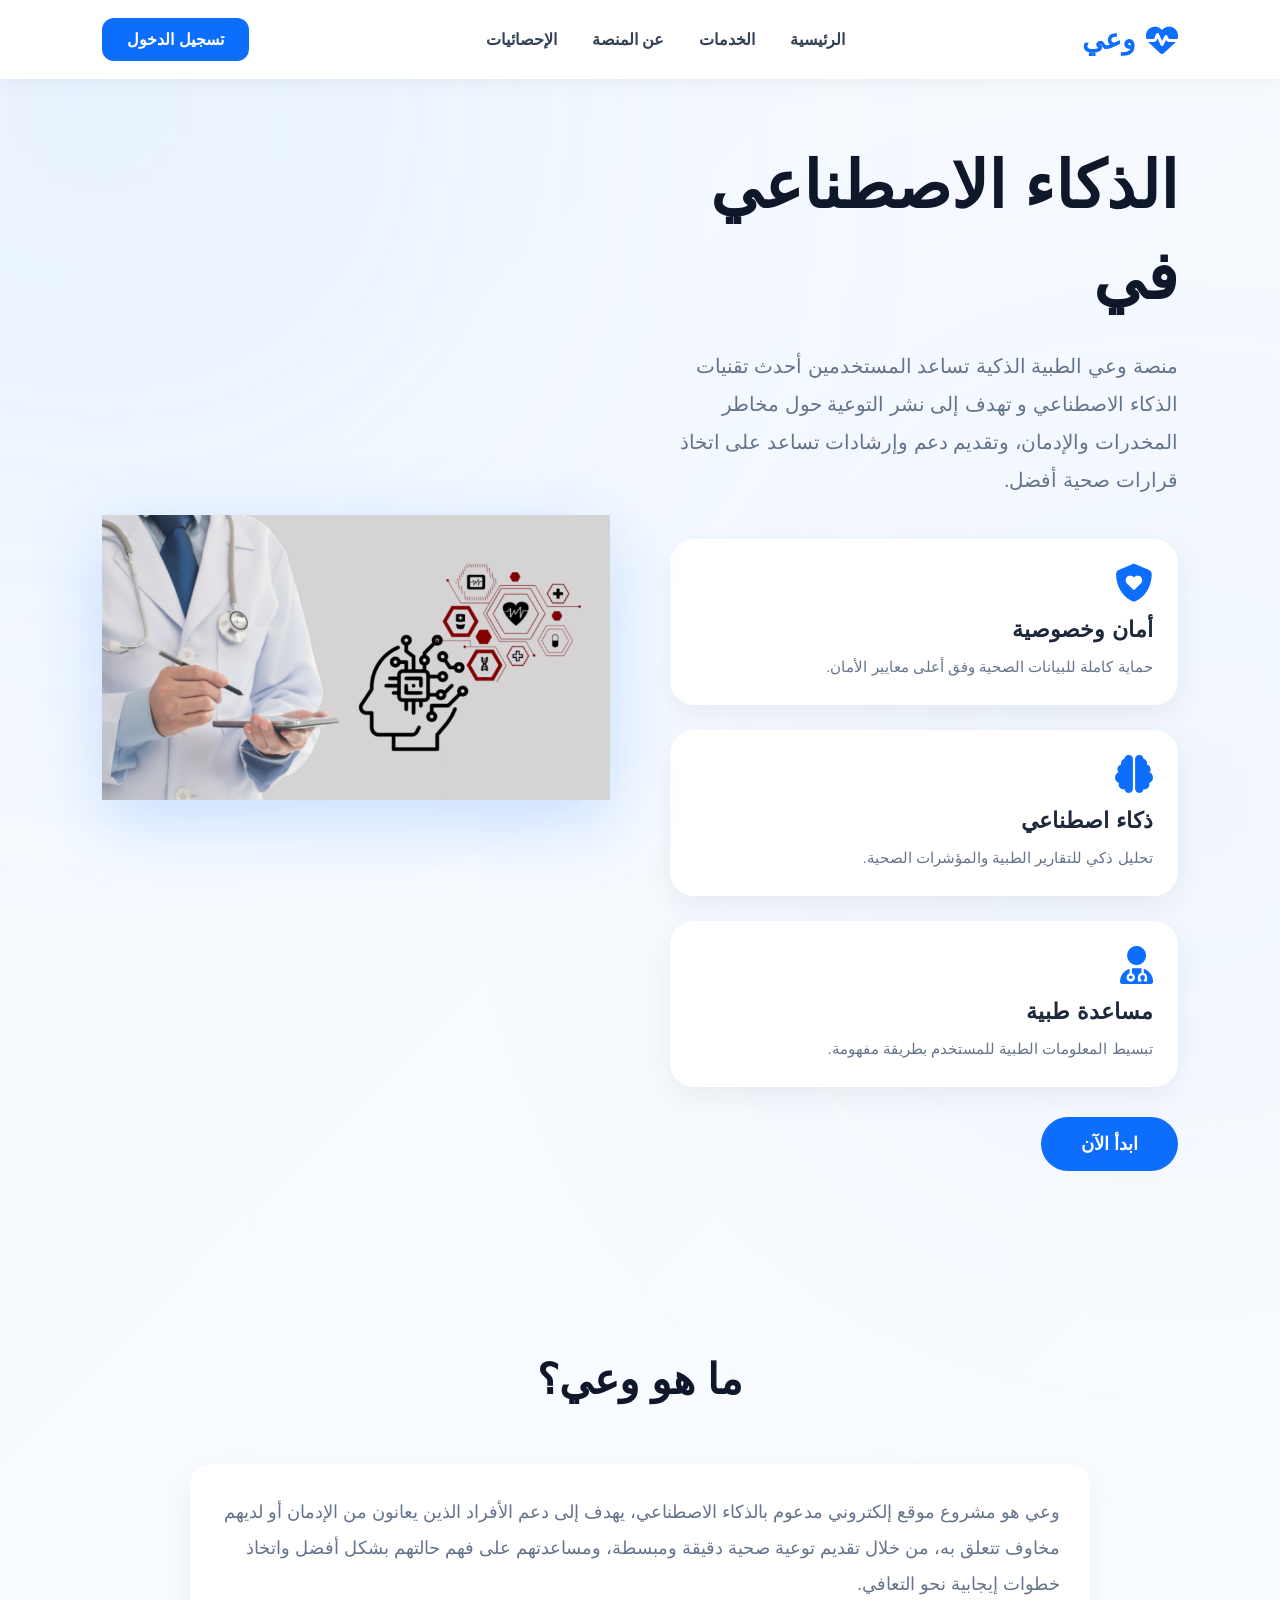
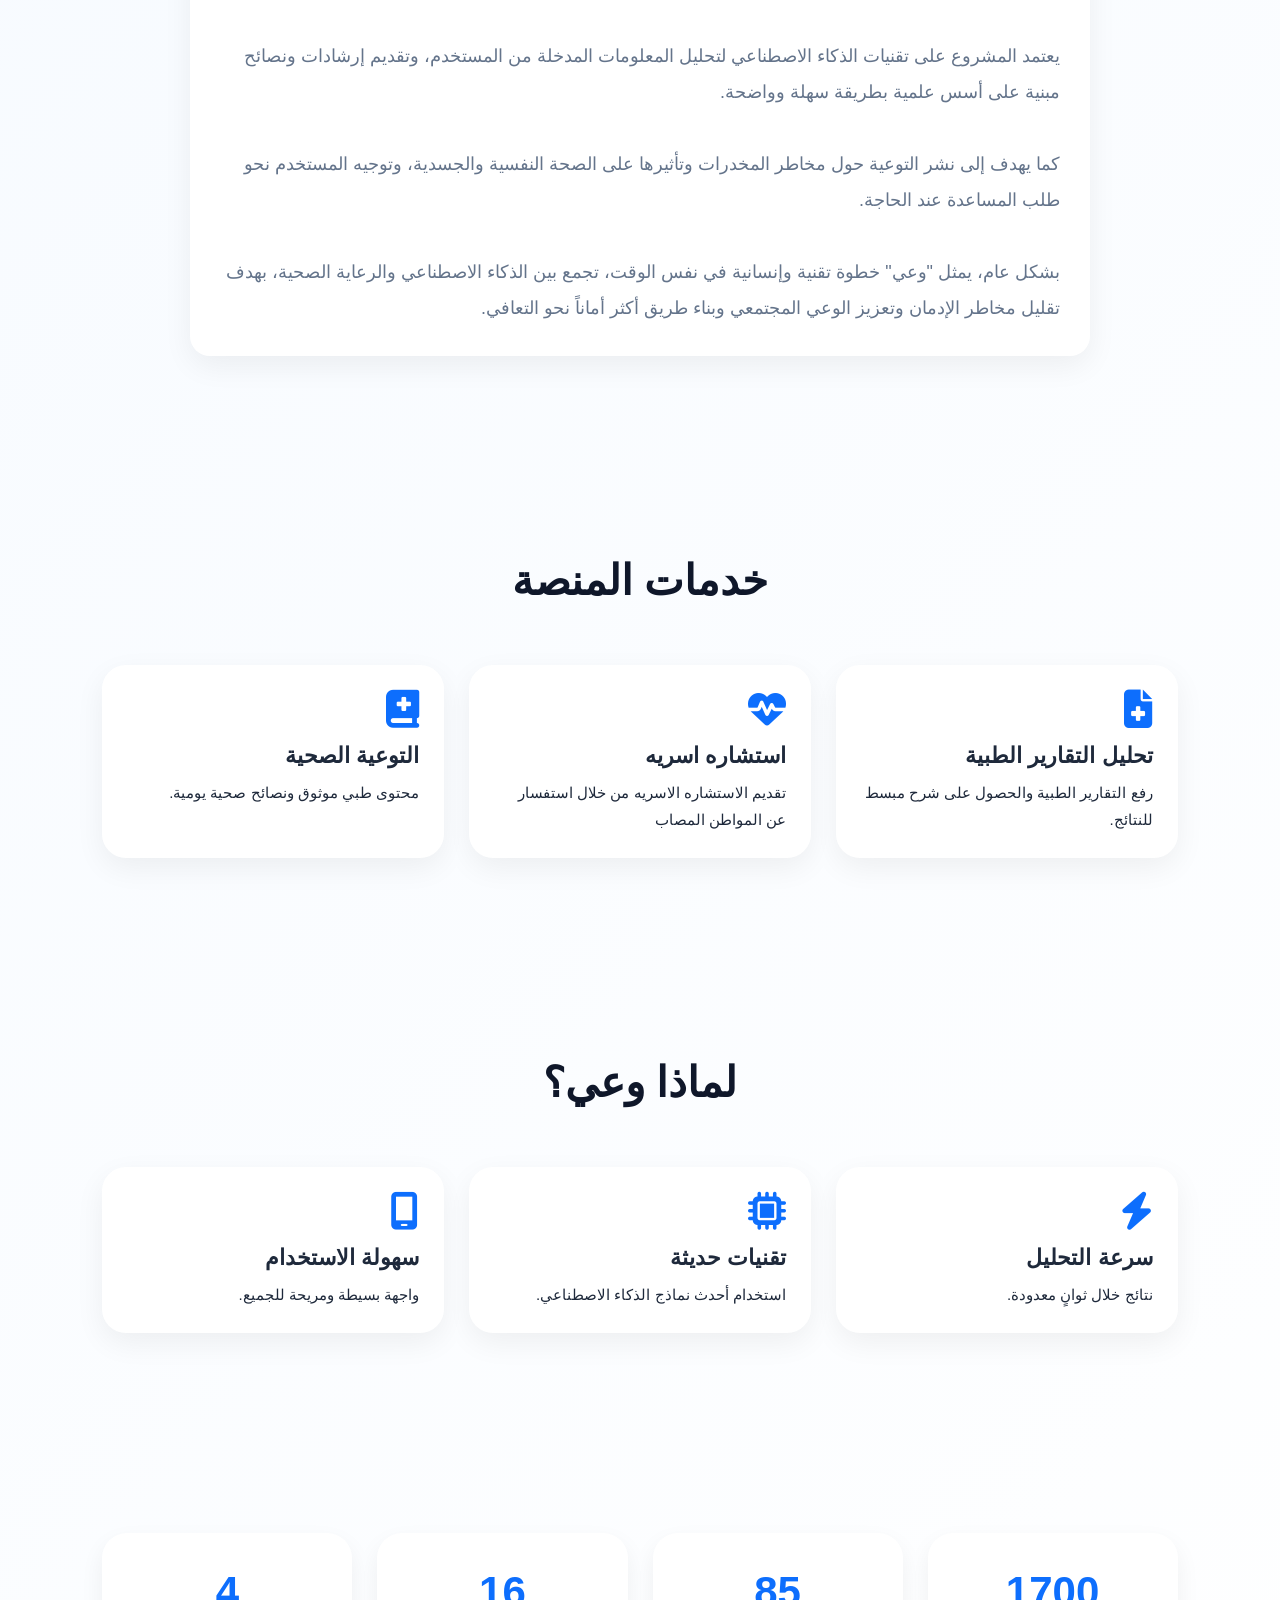
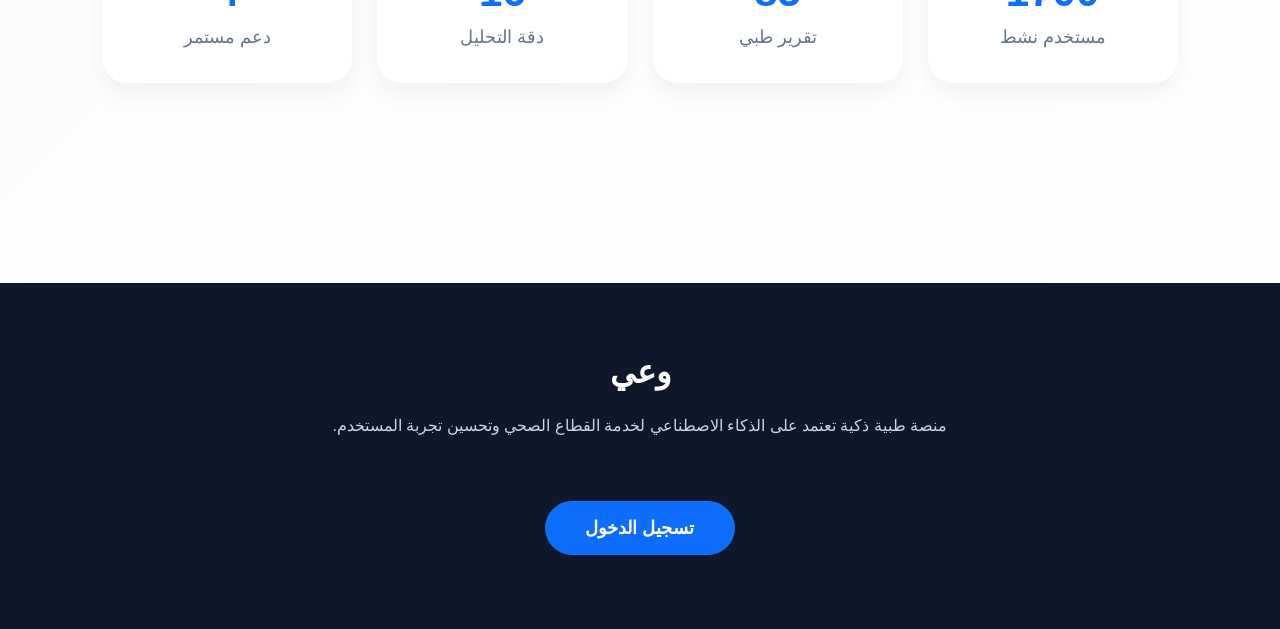
<file: index.html>
<!DOCTYPE html>
<html lang="ar" dir="rtl">

<head>
<meta charset="UTF-8">
<meta name="viewport" content="width=device-width, initial-scale=1.0">

<title>وعي | الذكاء الاصطناعي الطبي</title>

<link rel="stylesheet" href="landing.css">

<link rel="stylesheet"
href="https://cdnjs.cloudflare.com/ajax/libs/font-awesome/6.5.1/css/all.min.css">

</head>

<body>

<header>

    <div class="logo">
        <i class="fa-solid fa-heart-pulse"></i>
        <span>وعي</span>
    </div>

    <nav>
        <a href="#home">الرئيسية</a>
        <a href="#services">الخدمات</a>
        <a href="#about">عن المنصة</a>
        <a href="#stats">الإحصائيات</a>
    </nav>

    <a href="login.html" class="login-btn">
        تسجيل الدخول
    </a>

</header>


<section class="hero" id="home">

    <div class="content">

        <h1>
            الذكاء الاصطناعي في خدمة صحتك
        </h1>

        <p>
            منصة وعي الطبية الذكية تساعد المستخدمين
             أحدث تقنيات الذكاء الاصطناعي
             

             
    و تهدف إلى
    نشر التوعية حول مخاطر المخدرات والإدمان،
    وتقديم دعم وإرشادات تساعد على اتخاذ قرارات صحية أفضل.

        </p>

        <div class="features">

            <div class="card reveal">
                <i class="fa-solid fa-shield-heart"></i>
                <h3>أمان وخصوصية</h3>
                <p>
                    حماية كاملة للبيانات الصحية
                    وفق أعلى معايير الأمان.
                </p>
            </div>

            <div class="card reveal">
                <i class="fa-solid fa-brain"></i>
                <h3>ذكاء اصطناعي</h3>
                <p>
                    تحليل ذكي للتقارير الطبية
                    والمؤشرات الصحية.
                </p>
            </div>

            <div class="card reveal">
                <i class="fa-solid fa-user-doctor"></i>
                <h3>مساعدة طبية</h3>
                <p>
                    تبسيط المعلومات الطبية
                    للمستخدم بطريقة مفهومة.
                </p>
            </div>

        </div>

        <a href="login.html" class="start-btn">
            ابدأ الآن
        </a>

    </div>

    <div class="hero-image">

        <!-- ضع صورة AI هنا -->
        <img src="clinical-ai-has-boomed.png" alt="AI Medical">

    </div>
</section>
<section style="padding:100px 8%; text-align:center;">

    <h2 class="section-title">ما هو وعي؟</h2>

    <div style="
        max-width:900px;
        margin:auto;
        background:white;
        padding:30px;
        border-radius:20px;
        box-shadow:0 10px 30px rgba(0,0,0,.06);
        line-height:2;
        font-size:18px;
        color:#64748b;
        text-align:right;
    ">

        وعي هو مشروع موقع إلكتروني مدعوم بالذكاء الاصطناعي، يهدف إلى دعم الأفراد الذين يعانون من الإدمان أو لديهم مخاوف تتعلق به،
        من خلال تقديم توعية صحية دقيقة ومبسطة، ومساعدتهم على فهم حالتهم بشكل أفضل واتخاذ خطوات إيجابية نحو التعافي.

        <br><br>

        يعتمد المشروع على تقنيات الذكاء الاصطناعي لتحليل المعلومات المدخلة من المستخدم،
        وتقديم إرشادات ونصائح مبنية على أسس علمية بطريقة سهلة وواضحة.

        <br><br>

        كما يهدف إلى نشر التوعية حول مخاطر المخدرات وتأثيرها على الصحة النفسية والجسدية،
        وتوجيه المستخدم نحو طلب المساعدة عند الحاجة.
<br><br>
بشكل عام، يمثل "وعي" خطوة تقنية وإنسانية في نفس الوقت، تجمع بين الذكاء الاصطناعي والرعاية الصحية، بهدف تقليل مخاطر الإدمان وتعزيز الوعي المجتمعي وبناء طريق أكثر أماناً نحو التعافي.
    </div>

</section>

<section id="services">

    <h2 class="section-title">
        خدمات المنصة
    </h2>

    <div class="service-container">

        <div class="card reveal">
            <i class="fa-solid fa-file-medical"></i>
            <h3>تحليل التقارير الطبية</h3>
            <p>
                رفع التقارير الطبية والحصول على
                شرح مبسط للنتائج.
            </p>
        </div>

        <div class="card reveal">
            <i class="fa-solid fa-heart-pulse"></i>
            <h3>استشاره اسريه</h3>
            <p>
                تقديم الاستشاره الاسريه
                من خلال استفسار عن المواطن المصاب 
            </p>
        </div>

        <div class="card reveal">
            <i class="fa-solid fa-book-medical"></i>
            <h3>التوعية الصحية</h3>
            <p>
                محتوى طبي موثوق ونصائح
                صحية يومية.
            </p>
        </div>

    </div>

    
</section>


<section id="about">

    <h2 class="section-title">
        لماذا وعي؟
    </h2>

    <div class="service-container">

        <div class="card reveal">
            <i class="fa-solid fa-bolt"></i>
            <h3>سرعة التحليل</h3>
            <p>
                نتائج خلال ثوانٍ معدودة.
            </p>
        </div>

        <div class="card reveal">
            <i class="fa-solid fa-microchip"></i>
            <h3>تقنيات حديثة</h3>
            <p>
                استخدام أحدث نماذج الذكاء الاصطناعي.
            </p>
        </div>

        <div class="card reveal">
            <i class="fa-solid fa-mobile-screen"></i>
            <h3>سهولة الاستخدام</h3>
            <p>
                واجهة بسيطة ومريحة للجميع.
            </p>
        </div>

    </div>

</section>


<section class="stats" id="stats">

    <div>
        <h2 class="counter" data-target="10000">0</h2>
        <p>مستخدم نشط</p>
    </div>

    <div>
        <h2 class="counter" data-target="500">0</h2>
        <p>تقرير طبي</p>
    </div>

    <div>
        <h2 class="counter" data-target="98">0</h2>
        <p>دقة التحليل</p>
    </div>

    <div>
        <h2 class="counter" data-target="24">0</h2>
        <p>دعم مستمر</p>
    </div>

</section>


<footer>

    <h3>وعي</h3>

    <p>
        منصة طبية ذكية تعتمد على الذكاء الاصطناعي
        لخدمة القطاع الصحي وتحسين تجربة المستخدم.
    </p>

   <a href="#" class="start-btn" onclick="goLogin()">
    تسجيل الدخول
</a>


</footer>
<script>
function goLogin() {
    window.location.href = "login.html";
}
</script>


<script src="landing.js"></script>

</body>
</html>
</file>
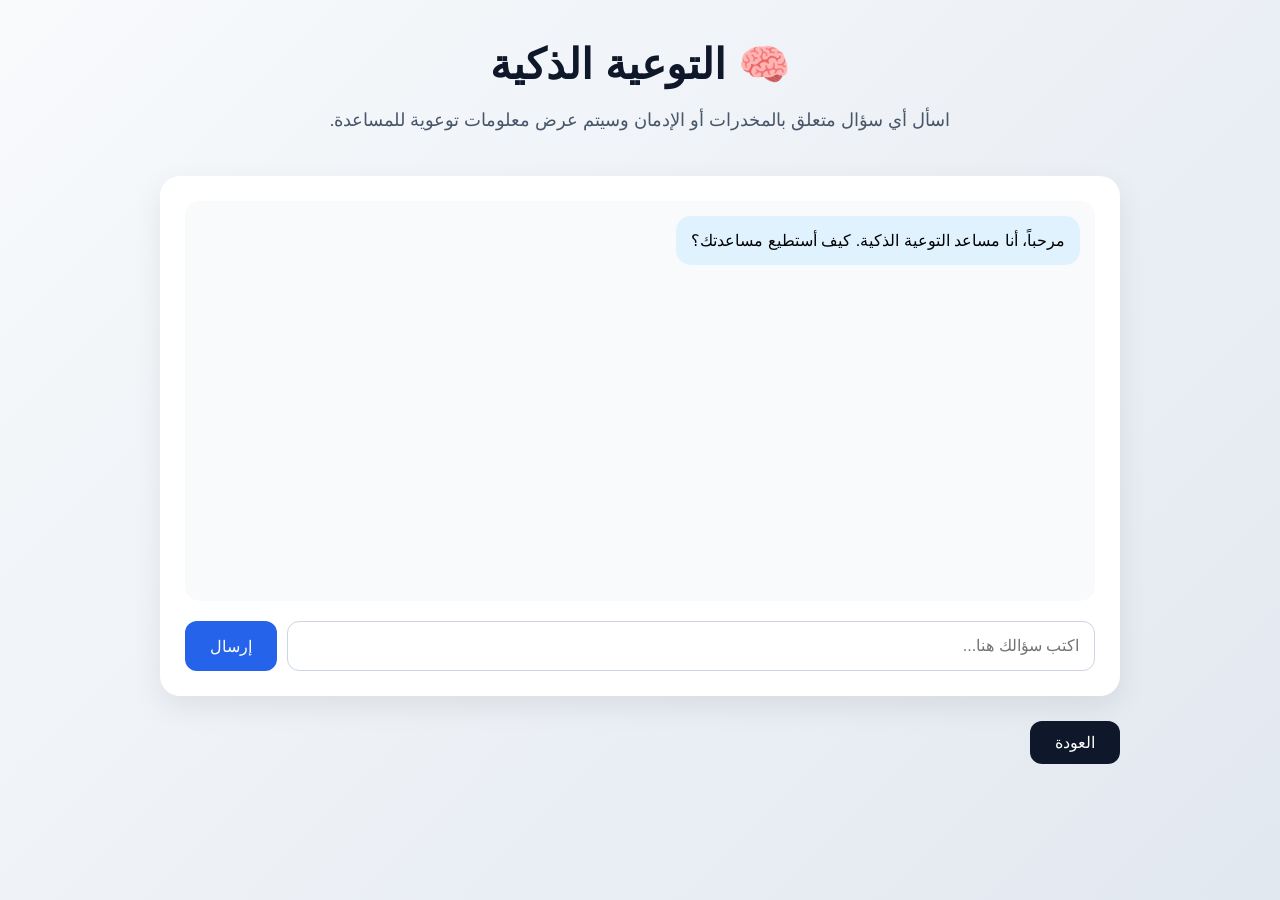
<file: smart-awareness.html>
<!DOCTYPE html>
<html lang="ar" dir="rtl">

<head>
<meta charset="UTF-8">
<meta name="viewport" content="width=device-width, initial-scale=1.0">
<title>التوعية الذكية</title>

<link href="smart.css" rel="stylesheet">
<link rel="stylesheet" href="dark-mode.css">


</head>

<body>

<div class="container">

    <div class="header">
        <h1>🧠 التوعية الذكية</h1>
        <p>
            اسأل أي سؤال متعلق بالمخدرات أو الإدمان
            وسيتم عرض معلومات توعوية للمساعدة.
        </p>
    </div>

    <div class="chat-box">

        <div class="messages" id="messages">
            <div class="bot-message">
                مرحباً، أنا مساعد التوعية الذكية. كيف أستطيع مساعدتك؟
            </div>
        </div>

        <div class="input-area">
            <input
                type="text"
                id="userInput"
                placeholder="اكتب سؤالك هنا..."
            >
            <button onclick="sendMessage()">إرسال</button>
        </div>

    </div>

    <a href="wa3i.html" class="back-btn">
        العودة
    </a>

</div>



<script src="smart.js"></script>



<script>
window.addEventListener("load", () => {
    if (localStorage.getItem("darkMode") === "on") {
        document.body.classList.add("dark-mode");
    }
});
</script>
</body>
</html>
</file>
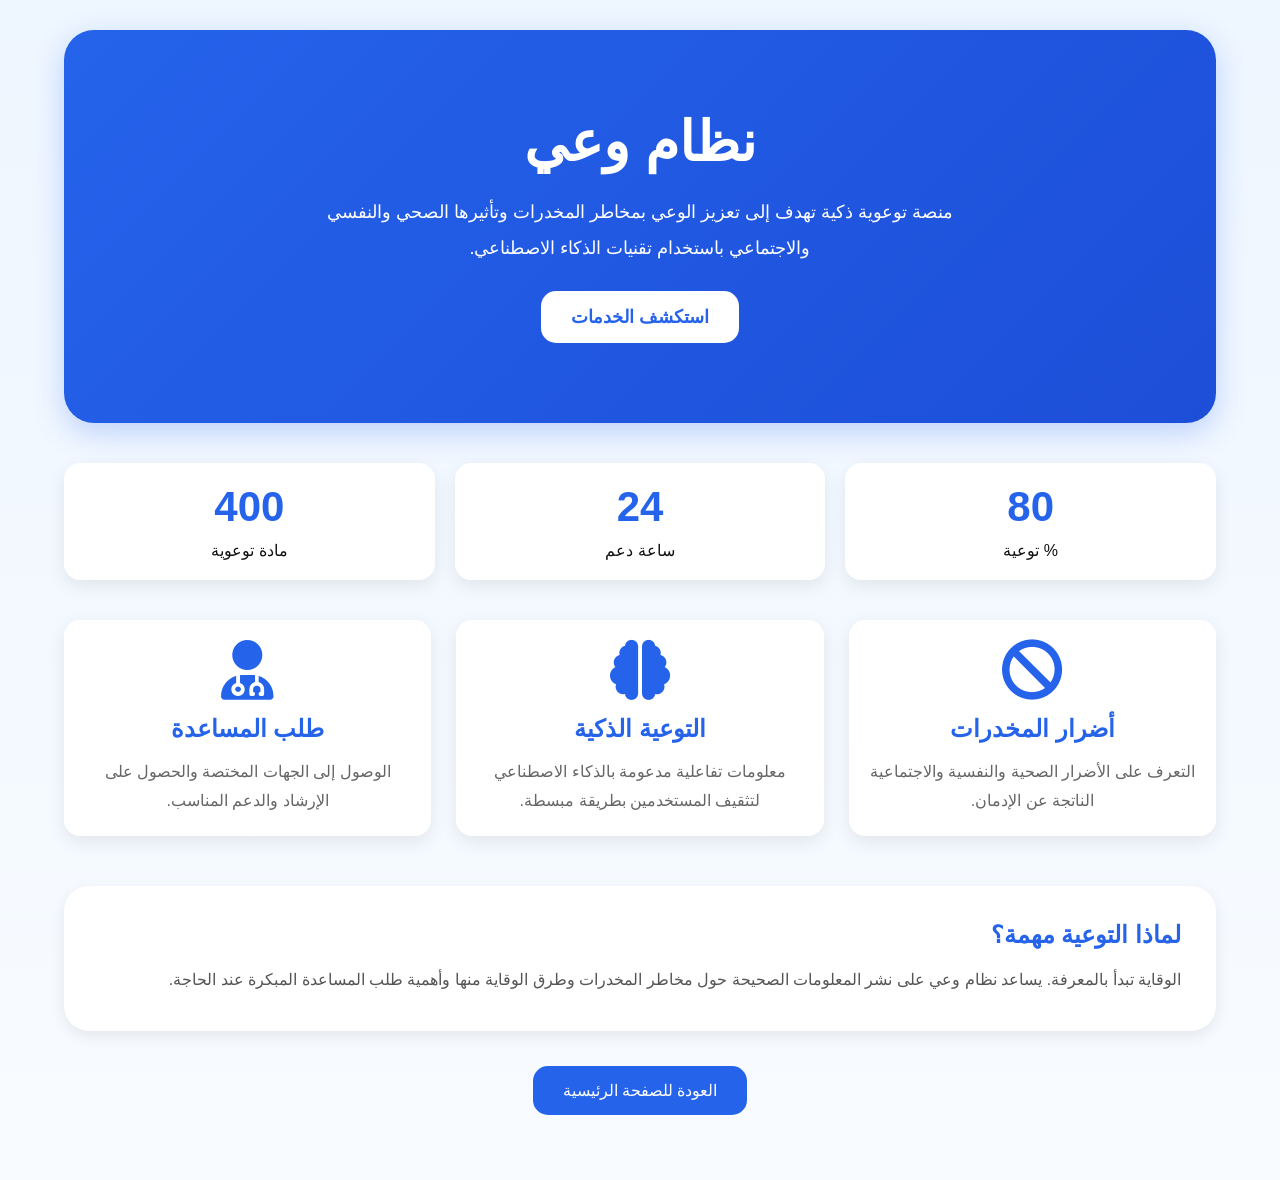
<file: wa3i.html>
<!DOCTYPE html>
<html lang="ar" dir="rtl">

<head>
    <meta charset="UTF-8">
    <meta name="viewport" content="width=device-width, initial-scale=1.0">
    <title>وعي | التوعية الذكية</title>

    <link rel="stylesheet" href="wa3i.css">

    <link rel="stylesheet"
        href="https://cdnjs.cloudflare.com/ajax/libs/font-awesome/6.5.1/css/all.min.css">
        <link rel="stylesheet" href="dark-mode.css">
</head>

<body>

    <div class="wa3i-container">

        <header class="hero">

            <div class="hero-content">

                <h1>نظام وعي</h1>

                <p>
                    منصة توعوية ذكية تهدف إلى تعزيز الوعي بمخاطر المخدرات
                    وتأثيرها الصحي والنفسي والاجتماعي باستخدام تقنيات
                    الذكاء الاصطناعي.
                </p>

                <button id="exploreBtn">
                    استكشف الخدمات
                </button>

            </div>

        </header>

        <section class="stats">

            <div class="stat-card">
                <h2 class="counter" data-target="100">0</h2>
                <span>% توعية</span>
            </div>

            <div class="stat-card">
                <h2 class="counter" data-target="24">0</h2>
                <span>ساعة دعم</span>
            </div>

            <div class="stat-card">
                <h2 class="counter" data-target="500">0</h2>
                <span>مادة توعوية</span>
            </div>

        </section>

        <section class="cards" id="services">

            <a href="drugs-damage.html" class="card-link">

                <div class="wa3i-card">

                    <i class="fa-solid fa-ban icon"></i>

                    <h2>أضرار المخدرات</h2>

                    <p>
                        التعرف على الأضرار الصحية والنفسية
                        والاجتماعية الناتجة عن الإدمان.
                    </p>

                </div>

            </a>

            <a href="smart-awareness.html" class="card-link">

                <div class="wa3i-card">

                    <i class="fa-solid fa-brain icon"></i>

                    <h2>التوعية الذكية</h2>

                    <p>
                        معلومات تفاعلية مدعومة بالذكاء الاصطناعي
                        لتثقيف المستخدمين بطريقة مبسطة.
                    </p>

                </div>

            </a>

            <a href="help.html" class="card-link">

                <div class="wa3i-card">

                    <i class="fa-solid fa-user-doctor icon"></i>

                    <h2>طلب المساعدة</h2>

                    <p>
                        الوصول إلى الجهات المختصة والحصول
                        على الإرشاد والدعم المناسب.
                    </p>

                </div>

            </a>

        </section>

        <section class="info-section">

            <h2>لماذا التوعية مهمة؟</h2>

            <p>
                الوقاية تبدأ بالمعرفة. يساعد نظام وعي على نشر المعلومات
                الصحيحة حول مخاطر المخدرات وطرق الوقاية منها وأهمية
                طلب المساعدة المبكرة عند الحاجة.
            </p>

        </section>

        <a href="home.html" class="back-btn">
            العودة للصفحة الرئيسية
        </a>

    </div>

    <script src="wa3i.js"></script>

</body>

<script>
window.addEventListener("load", () => {
    if (localStorage.getItem("darkMode") === "on") {
        document.body.classList.add("dark-mode");
    }
});
</script>
</html>
</file>
<file: landing.css>
*{
margin:0;
padding:0;
box-sizing:border-box;
font-family:'Segoe UI',Tahoma,sans-serif;
scroll-behavior:smooth;
}

body{
background:linear-gradient(135deg,#f4f9ff,#ffffff);
color:#1e293b;
overflow-x:hidden;
}

/* Header */

header{
position:fixed;
top:0;
left:0;
width:100%;
background:rgba(255,255,255,.95);
backdrop-filter:blur(15px);
padding:18px 8%;
display:flex;
justify-content:space-between;
align-items:center;
z-index:1000;
box-shadow:0 4px 20px rgba(0,0,0,.05);
}

.logo{
display:flex;
align-items:center;
gap:10px;
font-size:28px;
font-weight:700;
color:#0d6efd;
}

.logo i{
font-size:32px;
}

nav{
display:flex;
gap:35px;
}

nav a{
text-decoration:none;
font-weight:600;
color:#334155;
transition:.3s;
}

nav a:hover{
color:#0d6efd;
}

.login-btn{
background:#0d6efd;
color:white;
padding:12px 25px;
border-radius:12px;
text-decoration:none;
font-weight:bold;
transition:.3s;
}

.login-btn:hover{
transform:translateY(-3px);
}

/* Hero */

.hero{
min-height:100vh;
display:flex;
justify-content:space-between;
align-items:center;
padding:140px 8% 80px;
gap:60px;
}

.content{
flex:1;
}

.content h1{
font-size:65px;
line-height:1.4;
margin-bottom:25px;
color:#0f172a;
}

.content p{
font-size:20px;
line-height:1.9;
color:#64748b;
margin-bottom:40px;
max-width:650px;
}

.hero-image{
flex:1;
display:flex;
justify-content:center;
align-items:center;
}

.hero-image img{
width:100%;
max-width:650px;
animation:float 6s ease-in-out infinite;
filter:drop-shadow(0 20px 35px rgba(13,110,253,.2));
}

@keyframes float{

0%{
transform:translateY(0);
}

50%{
transform:translateY(-20px);
}

100%{
transform:translateY(0);
}

}

/* Cards */

.features,
.service-container{
display:flex;
gap:25px;
flex-wrap:wrap;
margin-top:30px;
}

.card{
background:white;
padding:25px;
border-radius:24px;
flex:1;
min-width:250px;
box-shadow:0 10px 30px rgba(0,0,0,.06);
transition:.4s;
}

.card:hover{
transform:translateY(-10px);
}

.card i{
font-size:38px;
color:#0d6efd;
margin-bottom:15px;
}

.card h3{
margin-bottom:10px;
font-size:22px;
}

.card p{
font-size:15px;
line-height:1.8;
margin:0;
}

/* Button */

.start-btn{
display:inline-block;
margin-top:30px;
background:#0d6efd;
color:white;
padding:16px 40px;
border-radius:50px;
text-decoration:none;
font-size:18px;
font-weight:bold;
animation:pulse 2s infinite;
}

@keyframes pulse{

0%{
box-shadow:0 0 0 0 rgba(13,110,253,.6);
}

70%{
box-shadow:0 0 0 20px rgba(13,110,253,0);
}

100%{
box-shadow:0 0 0 0 rgba(13,110,253,0);
}

}

/* Sections */

section{
padding:100px 8%;
}

.section-title{
text-align:center;
font-size:42px;
margin-bottom:60px;
color:#0f172a;
}

/* Stats */

.stats{
display:grid;
grid-template-columns:repeat(4,1fr);
gap:25px;
}

.stats div{
background:white;
padding:35px;
border-radius:25px;
text-align:center;
box-shadow:0 10px 25px rgba(0,0,0,.06);
}

.stats h2{
font-size:42px;
color:#0d6efd;
margin-bottom:10px;
}

.stats p{
font-size:18px;
color:#64748b;
}

/* Footer */

footer{
background:#0f172a;
padding:70px 20px;
text-align:center;
color:white;
margin-top:100px;
}

footer h3{
font-size:32px;
margin-bottom:20px;
}

footer p{
max-width:700px;
margin:auto;
line-height:1.9;
margin-bottom:30px;
color:#cbd5e1;
}

/* Scroll Animation */

.card,
.stats div{
opacity:1;
transform:none;
}
.show{
opacity:1;
transform:translateY(0);
}

.hero{
opacity:0;
transform:translateY(50px);
transition:1.2s;
}

.loaded .hero{
opacity:1;
transform:translateY(0);
}

/* Background Glow */

body::before{
content:"";
position:fixed;
width:600px;
height:600px;
background:#60a5fa;
filter:blur(250px);
opacity:.15;
top:-200px;
left:-200px;
z-index:-1;
}

body::after{
content:"";
position:fixed;
width:500px;
height:500px;
background:#3b82f6;
filter:blur(250px);
opacity:.1;
bottom:-150px;
right:-150px;
z-index:-1;
}

/* Responsive */

@media(max-width:1000px){

.hero{
flex-direction:column-reverse;
text-align:center;
}

.content h1{
font-size:45px;
}

.content p{
margin:auto;
margin-bottom:30px;
}

.stats{
grid-template-columns:1fr 1fr;
}

}

@media(max-width:700px){

header{
padding:15px 20px;
}

nav{
display:none;
}

.content h1{
font-size:35px;
}

.section-title{
font-size:30px;
}

.stats{
grid-template-columns:1fr;
}

.features,
.service-container{
flex-direction:column;
}

.hero-image img{
max-width:350px;
}

}
.mouse-glow{
position:fixed;
width:300px;
height:300px;
background:rgba(13,110,253,.08);
border-radius:50%;
pointer-events:none;
transform:translate(-50%,-50%);
filter:blur(80px);
z-index:-1;
}

.start-btn,
.login-btn{
position:relative;
overflow:hidden;
}

@keyframes ripple{

to{
transform:scale(4);
opacity:0;
}

}
</file>
<file: smart.css>
*{
    margin:0;
    padding:0;
    box-sizing:border-box;
}

body{
    font-family:'Cairo',sans-serif;
    background:linear-gradient(135deg,#f8fafc,#e2e8f0);
    min-height:100vh;
}

.container{
    width:90%;
    max-width:1000px;
    margin:auto;
    padding:40px 20px;
}

.header{
    text-align:center;
    margin-bottom:40px;
}
.header h1{
    color:#0f172a;
    font-size:42px;
    margin-bottom:15px;
     border-radius: 20px;
}

.header p{
    color:#475569;
    font-size:18px;
    line-height:1.8;
}

.chat-box{
    background:white;
    border-radius:20px;
    padding:25px;
    box-shadow:0 10px 30px rgba(0,0,0,0.08);
}

.messages{
    height:400px;
    overflow-y:auto;
    padding:15px;
    border-radius:15px;
    background:#f8fafc;
    margin-bottom:20px;
}

.bot-message{
    background:#e0f2fe;
    padding:15px;
    border-radius:15px;
    margin-bottom:10px;
    width:fit-content;
    max-width:80%;
}

.user-message{
    background:#2563eb;
    color:white;
    padding:15px;
    border-radius:15px;
    margin-right:auto;
    margin-bottom:10px;
    width:fit-content;
    max-width:80%;
}

.input-area{
    display:flex;
    gap:10px;
}

input{
    flex:1;
    padding:15px;
    border:1px solid #cbd5e1;
    border-radius:12px;
    font-size:16px;
}

button{
    background:#2563eb;
    color:white;
    border:none;
    padding:15px 25px;
    border-radius:12px;
    cursor:pointer;
    font-size:16px;
}

button:hover{
    background:#1d4ed8;
}

.back-btn{
    display:inline-block;
    margin-top:25px;
    text-decoration:none;
    background:#0f172a;
    color:white;
    padding:12px 25px;
    border-radius:12px;
}


/* =========================
   DARK MODE - SMART PAGE
========================= */

body.dark-mode {
    background: #121212;
}

/* header */
body.dark-mode .header {
    background: transparent;
    box-shadow: none;
    padding: 15px;
    margin: 10px 0;
    border-radius: 40px;
}

body.dark-mode .header h1 {
    color: #60a5fa;
}

body.dark-mode .header p {
    color: #d1d5db;
}

/* chat box */
body.dark-mode .chat-box {
    background: #1e1e1e;
}

body.dark-mode .messages {
    background: #121212;
}

/* bot message */
body.dark-mode .bot-message {
    background: #2a2a2a;
    color: white;
}

/* input */
body.dark-mode input {
    background: #2b2b2b;
    color: white;
    border: 1px solid #444;
}

/* button */
body.dark-mode button {
    background: #2563eb;
    color: white;
}

/* back button */
body.dark-mode .back-btn {
    background: #2563eb;
}
</file>
<file: dark-mode.css>
body.dark-mode {
    background: #121212 !important;
    color: #ffffff !important;
}

/* الحاوية الرئيسية */
body.dark-mode .container,
body.dark-mode .settings-container {
    background: transparent !important;
}

/* الكروت */
body.dark-mode .card,
body.dark-mode .feature-card,
body.dark-mode .result-box {
    background: #1e1e1e !important;
    color: #ffffff !important;
    border: 1px solid #333 !important;
    box-shadow: 0 4px 15px rgba(0, 0, 0, 0.4) !important;
}

/* العناوين */
body.dark-mode h2,
body.dark-mode h3,
body.dark-mode p,
body.dark-mode span {
    color: #ffffff !important;
}

/* عنوان حكيم */
body.dark-mode .header h1,
body.dark-mode .title h1 {
    color: #60a5fa !important;
}

/* النص أسفل العنوان */
body.dark-mode .header p,
body.dark-mode .title p {
    color: #d1d5db !important;
}

/* صندوق رفع الملفات */
body.dark-mode .upload-box {
    background: #1e1e1e !important;
    border: 2px dashed #3b82f6 !important;
    color: #ffffff !important;
}

/* الحقول */
body.dark-mode input,
body.dark-mode textarea,
body.dark-mode select {
    background: #2b2b2b !important;
    color: #ffffff !important;
    border: 1px solid #555 !important;
}

/* الروابط */
body.dark-mode a {
    color: #4da3ff !important;
}

/* أزرار الكروت */
body.dark-mode .card button,
body.dark-mode .wa3i-btn {
    background: #2563eb !important;
    color: white !important;
}

/* Hover */
body.dark-mode .card button:hover,
body.dark-mode .wa3i-btn:hover {
    filter: brightness(1.1);
}

/* زر + */
body.dark-mode .menu-btn {
    background: transparent !important;
    color: white !important;
    border: none !important;
    box-shadow: none !important;
}

/* القائمة المنبثقة */
body.dark-mode .menu-items {
    background: #1e1e1e !important;
    border: 1px solid #333 !important;
}

body.dark-mode .menu-items a {
    color: #ffffff !important;
}

body.dark-mode .menu-items a:hover {
    background: #2a2a2a !important;
}

/* نتائج التحليل */
body.dark-mode #result,
body.dark-mode #explanation,
body.dark-mode #doctor {
    color: #ffffff !important;
}
/* الهيدر */
body.dark-mode .header {
    background: #1e1e1e !important;
    color: white !important;
}

/* عنوان حكيم */
body.dark-mode .header h1 {
    color: #60a5fa !important;
}

/* الوصف */
body.dark-mode .header p {
    color: #d1d5db !important;
}

/* القائمة المنبثقة */
body.dark-mode .menu-items {
    background: #1e1e1e !important;
    overflow: hidden;
}

/* إزالة الخلفية البيضاء من أول عنصر */
body.dark-mode .menu-items a {
    background: transparent !important;
    color: white !important;
}

/* زر + أو X */
body.dark-mode #menuBtn {
    background: transparent !important;
    color: #2563eb !important;
    border: none !important;
    box-shadow: none !important;
}

/* أي صندوق أبيض متبقٍ */
body.dark-mode .header,
body.dark-mode .card,
body.dark-mode .feature-card,
body.dark-mode .result-box,
body.dark-mode .upload-box {
    background-color: #1e1e1e !important;
}
.wa3i-card,
.stat-card {
    background: #ffffff;
    color: #111;
    border-radius: 16px;
    padding: 20px;
    box-shadow: 0 6px 18px rgba(0, 0, 0, 0.08);
    transition: 0.3s ease;
}

/* hover */
.wa3i-card:hover {
    transform: translateY(-5px);
    box-shadow: 0 10px 25px rgba(0, 0, 0, 0.15);
}

/* ====== DARK MODE CARDS ====== */
body.dark-mode .wa3i-card,
body.dark-mode .stat-card {
    background: #1e1e1e !important;
    color: #ffffff !important;
    border: 1px solid #333 !important;
    box-shadow: 0 8px 20px rgba(0, 0, 0, 0.4) !important;
}

/* النص داخل الكارد */
body.dark-mode .wa3i-card h2,
body.dark-mode .wa3i-card p,
body.dark-mode .stat-card h2,
body.dark-mode .stat-card span {
    color: #ffffff !important;
}
body.dark-mode .info-section {
    background: #1e1e1e !important;
    color: #ffffff !important;
    border-radius: 16px;
    padding: 20px;
    border: 1px solid #333;
    box-shadow: 0 6px 18px rgba(0,0,0,0.4);
}
/* =========================
   SMART PAGE DARK MODE
========================= */

body.dark-mode {
    background: #121212;
    color: #ffffff;
}

/* header */
body.dark-mode .header {
    background: #1e1e1e;
    box-shadow: 0 6px 18px rgba(0,0,0,0.4);
}

body.dark-mode .header h1 {
    color: #60a5fa;
}

body.dark-mode .header p {
    color: #d1d5db;
}

/* chat box */
body.dark-mode .chat-box {
    background: #1e1e1e;
    box-shadow: 0 6px 18px rgba(0,0,0,0.5);
}

/* messages */
body.dark-mode .bot-message {
    background: #2a2a2a;
    color: #ffffff;
}

body.dark-mode .user-message {
    background: #2563eb;
    color: white;
}

/* input */
body.dark-mode .input-area input {
    background: #2b2b2b;
    color: white;
    border: 1px solid #444;
}

/* back button */
body.dark-mode .back-btn {
    background: #2563eb;
}
</file>
<file: wa3i.css>
*{
    margin:0;
    padding:0;
    box-sizing:border-box;
    font-family:Arial, Helvetica, sans-serif;
}

body{
    background:linear-gradient(to bottom,#eef6ff,#f8fbff);
    direction:rtl;
}

.wa3i-container{
    width:90%;
    max-width:1200px;
    margin:auto;
    padding:30px 0;
}

/* Hero Section */

.hero{
    background:linear-gradient(135deg,#2563eb,#1d4ed8);
    color:white;
    border-radius:30px;
    padding:80px 40px;
    text-align:center;
    margin-bottom:40px;
    box-shadow:0 10px 30px rgba(37,99,235,.25);
}

.hero h1{
    font-size:55px;
    margin-bottom:20px;
}

.hero p{
    max-width:700px;
    margin:auto;
    line-height:2;
    font-size:18px;
}

.hero button{
    margin-top:25px;
    padding:15px 30px;
    border:none;
    border-radius:15px;
    cursor:pointer;
    font-size:18px;
    font-weight:bold;
    background:white;
    color:#2563eb;
    transition:.3s;
}

.hero button:hover{
    transform:translateY(-4px);
}

/* Statistics */

.stats{
    display:grid;
    grid-template-columns:repeat(3,1fr);
    gap:20px;
    margin-bottom:40px;
}

.stat-card{
    background:white;
    padding:30px;
    text-align:center;
    border-radius:25px;
    box-shadow:0 5px 15px rgba(0,0,0,.08);
}

.stat-card h2{
    color:#2563eb;
    font-size:42px;
    margin-bottom:10px;
}

/* Cards */

.cards{
    display:grid;
    grid-template-columns:repeat(auto-fit,minmax(280px,1fr));
    gap:25px;
}

.card-link{
    text-decoration:none;
    color:inherit;
}

.wa3i-card{
    background:white;
    padding:35px;
    border-radius:25px;
    text-align:center;
    box-shadow:0 5px 15px rgba(0,0,0,.08);
    transition:.4s;

    opacity:0;
    transform:translateY(40px);
}

.wa3i-card.show{
    opacity:1;
    transform:translateY(0);
}

.wa3i-card:hover{
    transform:translateY(-10px);
    box-shadow:0 15px 30px rgba(37,99,235,.15);
}

.icon{
    font-size:60px;
    color:#2563eb;
    margin-bottom:15px;
}

.wa3i-card h2{
    color:#2563eb;
    margin-bottom:15px;
}

.wa3i-card p{
    color:#666;
    line-height:1.8;
}

/* Info Section */

.info-section{
    margin-top:50px;
    background:white;
    padding:35px;
    border-radius:25px;
    box-shadow:0 5px 15px rgba(0,0,0,.08);
}

.info-section h2{
    color:#2563eb;
    margin-bottom:15px;
}

.info-section p{
    line-height:2;
    color:#555;
}

/* Back Button */

.back-btn{
    display:block;
    width:fit-content;
    margin:35px auto;
    padding:15px 30px;
    background:#2563eb;
    color:white;
    text-decoration:none;
    border-radius:15px;
    transition:.3s;
}

.back-btn:hover{
    background:#1d4ed8;
}

/* Responsive */

@media(max-width:900px){

    .stats{
        grid-template-columns:1fr;
    }

    .hero{
        padding:60px 25px;
    }

    .hero h1{
        font-size:38px;
    }

    .hero p{
        font-size:16px;
    }
}
</file>
